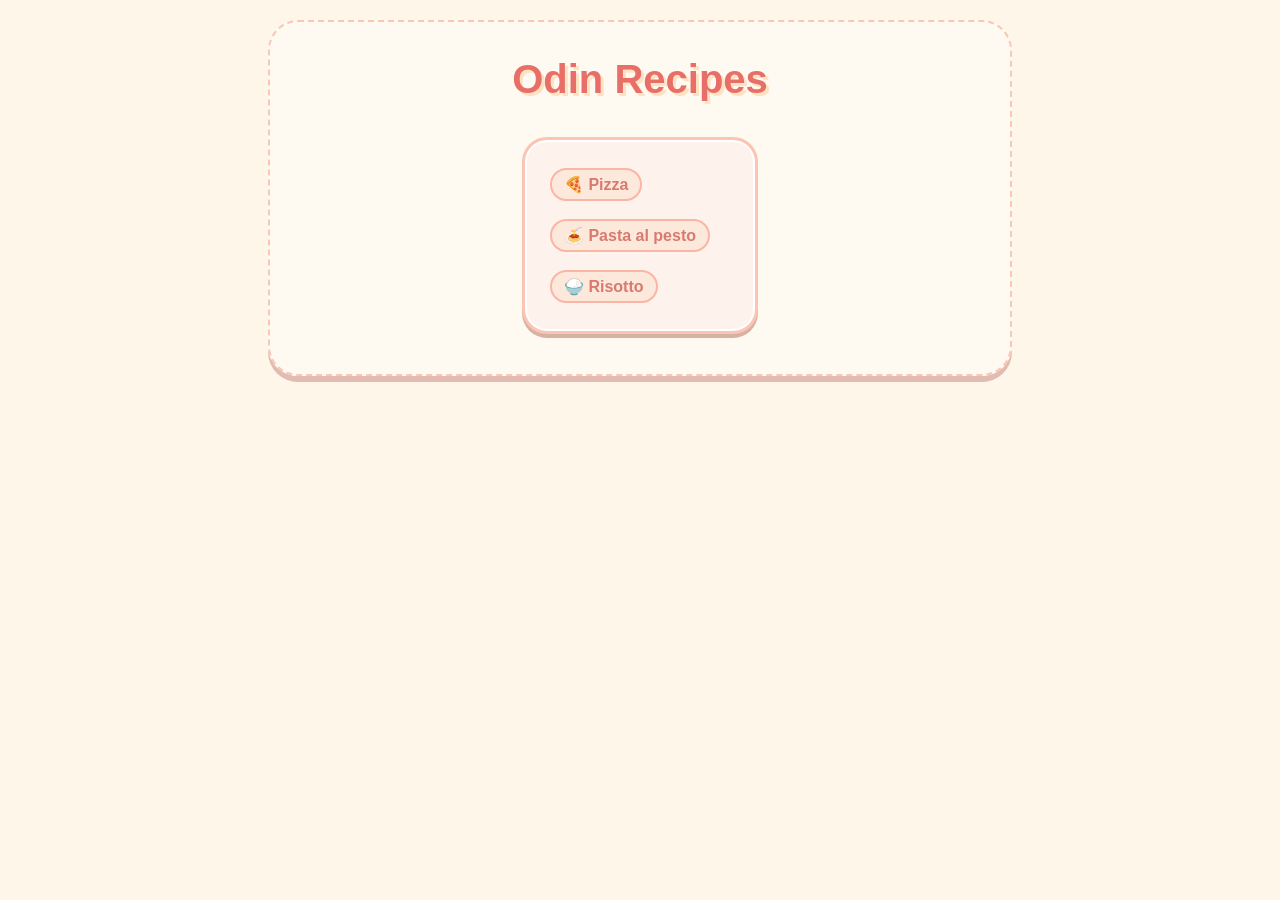
<file: index.html>
<!DOCTYPE html>
<html lang="en">
<head>
    <meta charset="UTF-8">
    <meta name="viewport" content="width=device-width, initial-scale=1.0">
    <title>Index</title>
    <link rel="stylesheet" href="style.css">
</head>
<body>
  <div class="container">
    <h1>Odin Recipes</h1>
    <ul>
      <li><a href="recipes/pizza.html">🍕 Pizza</a></li>
      <li><a href="recipes/pasta-al-pesto.html">🍝 Pasta al pesto</a></li>
      <li><a href="recipes/risotto.html">🍚 Risotto</a></li>
    </ul>
  </div>
</body>
</html>
</file>
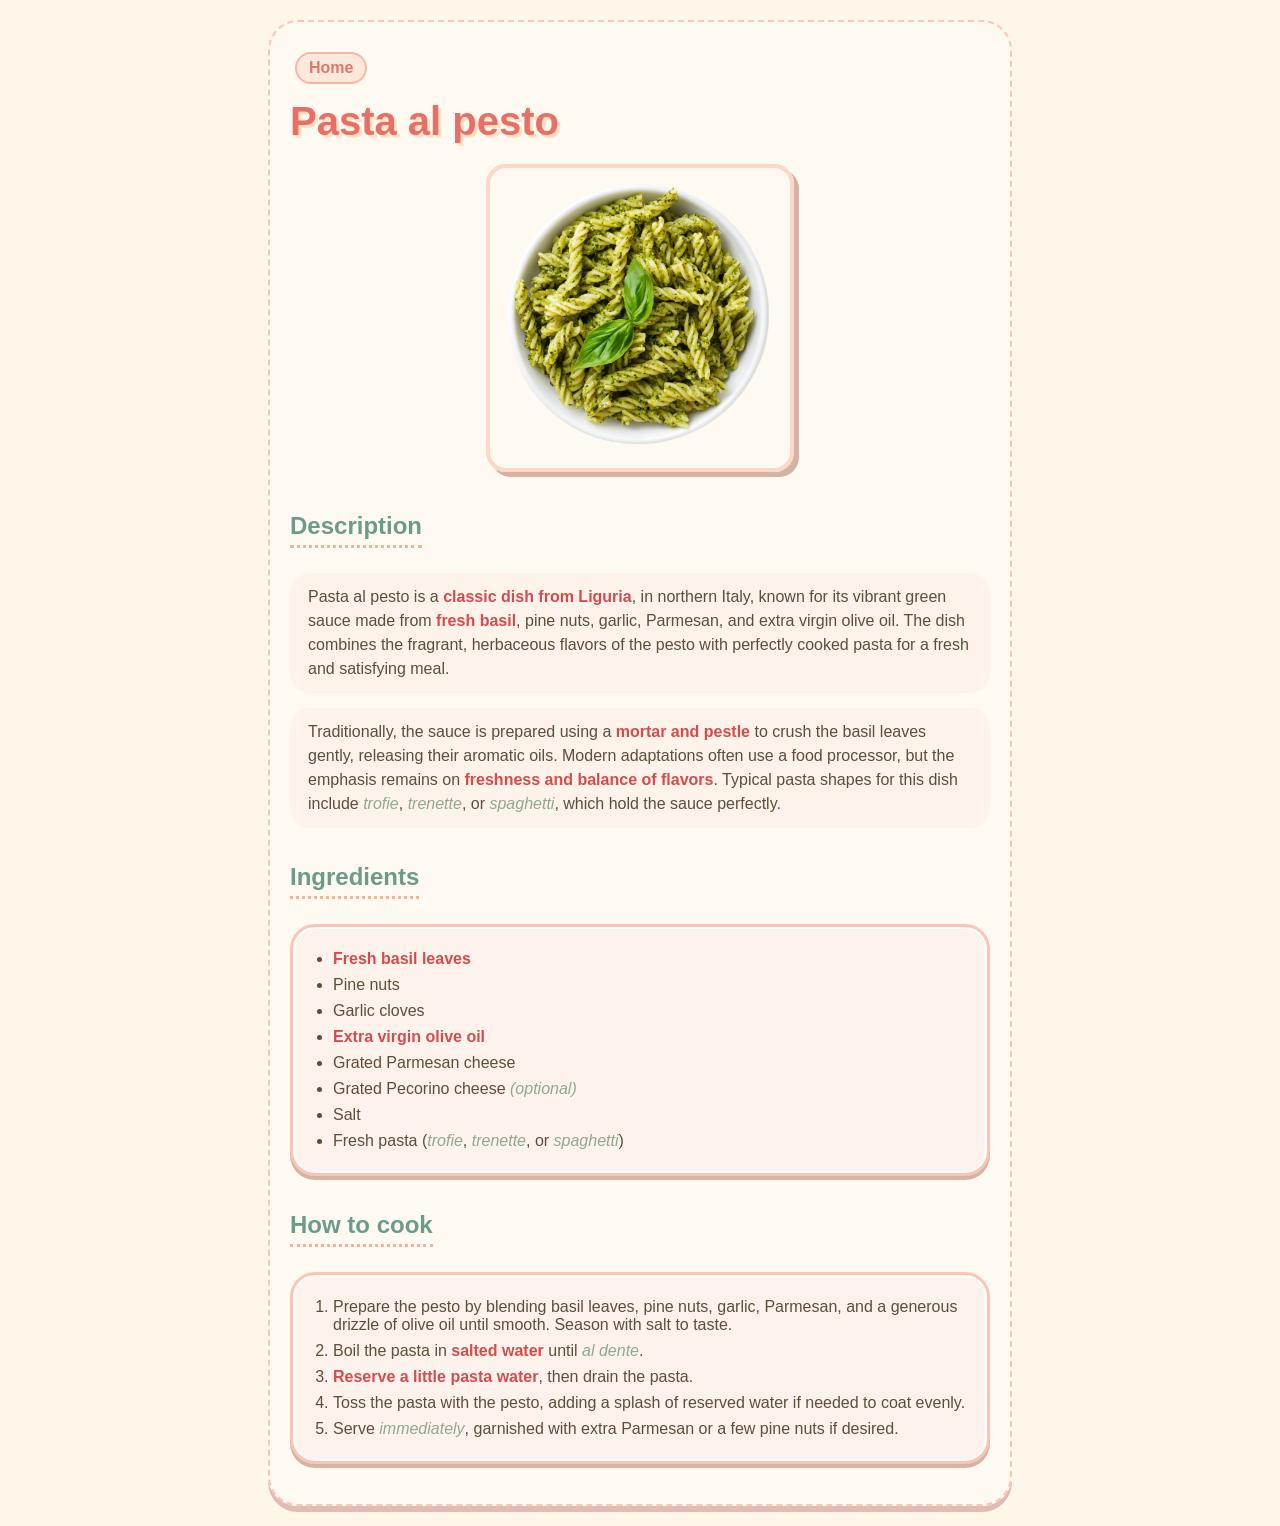
<file: recipes/pasta-al-pesto.html>
<!DOCTYPE html>
<html lang="en">
<head>
    <meta charset="UTF-8">
    <meta name="viewport" content="width=device-width, initial-scale=1.0">
    <title>Pasta al pesto</title>
    <link rel="stylesheet" href="../style.css">
</head>
<body>
    <div class="container recipe-page">
        <a href="../index.html">Home</a>
        <h1>Pasta al pesto</h1>
        <img src="../images/pasta-al-pesto.webp" alt="Fresh pasta with classic Genovese pesto" width="300">
        
        <h2>Description</h2>
        <p>
            Pasta al pesto is a <strong>classic dish from Liguria</strong>, in northern Italy, known for its vibrant green sauce made from <strong>fresh basil</strong>, pine nuts, garlic, Parmesan, and extra virgin olive oil. 
            The dish combines the fragrant, herbaceous flavors of the pesto with perfectly cooked pasta for a fresh and satisfying meal.
        </p>
        <p>
            Traditionally, the sauce is prepared using a <strong>mortar and pestle</strong> to crush the basil leaves gently, releasing their aromatic oils. 
            Modern adaptations often use a food processor, but the emphasis remains on <strong>freshness and balance of flavors</strong>. 
            Typical pasta shapes for this dish include <em>trofie</em>, <em>trenette</em>, or <em>spaghetti</em>, which hold the sauce perfectly.
        </p>
        
        <h2>Ingredients</h2>
        <ul>
            <li><strong>Fresh basil leaves</strong></li>
            <li>Pine nuts</li>
            <li>Garlic cloves</li>
            <li><strong>Extra virgin olive oil</strong></li>
            <li>Grated Parmesan cheese</li>
            <li>Grated Pecorino cheese <em>(optional)</em></li>
            <li>Salt</li>
            <li>Fresh pasta (<em>trofie</em>, <em>trenette</em>, or <em>spaghetti</em>)</li>
        </ul>
        
        <h2>How to cook</h2>
        <ol>
            <li>Prepare the pesto by blending basil leaves, pine nuts, garlic, Parmesan, and a generous drizzle of olive oil until smooth. Season with salt to taste.</li>
            <li>Boil the pasta in <strong>salted water</strong> until <em>al dente</em>.</li>
            <li><strong>Reserve a little pasta water</strong>, then drain the pasta.</li>
            <li>Toss the pasta with the pesto, adding a splash of reserved water if needed to coat evenly.</li>
            <li>Serve <em>immediately</em>, garnished with extra Parmesan or a few pine nuts if desired.</li>
        </ol>
    </div>
</body>
</html>
</file>
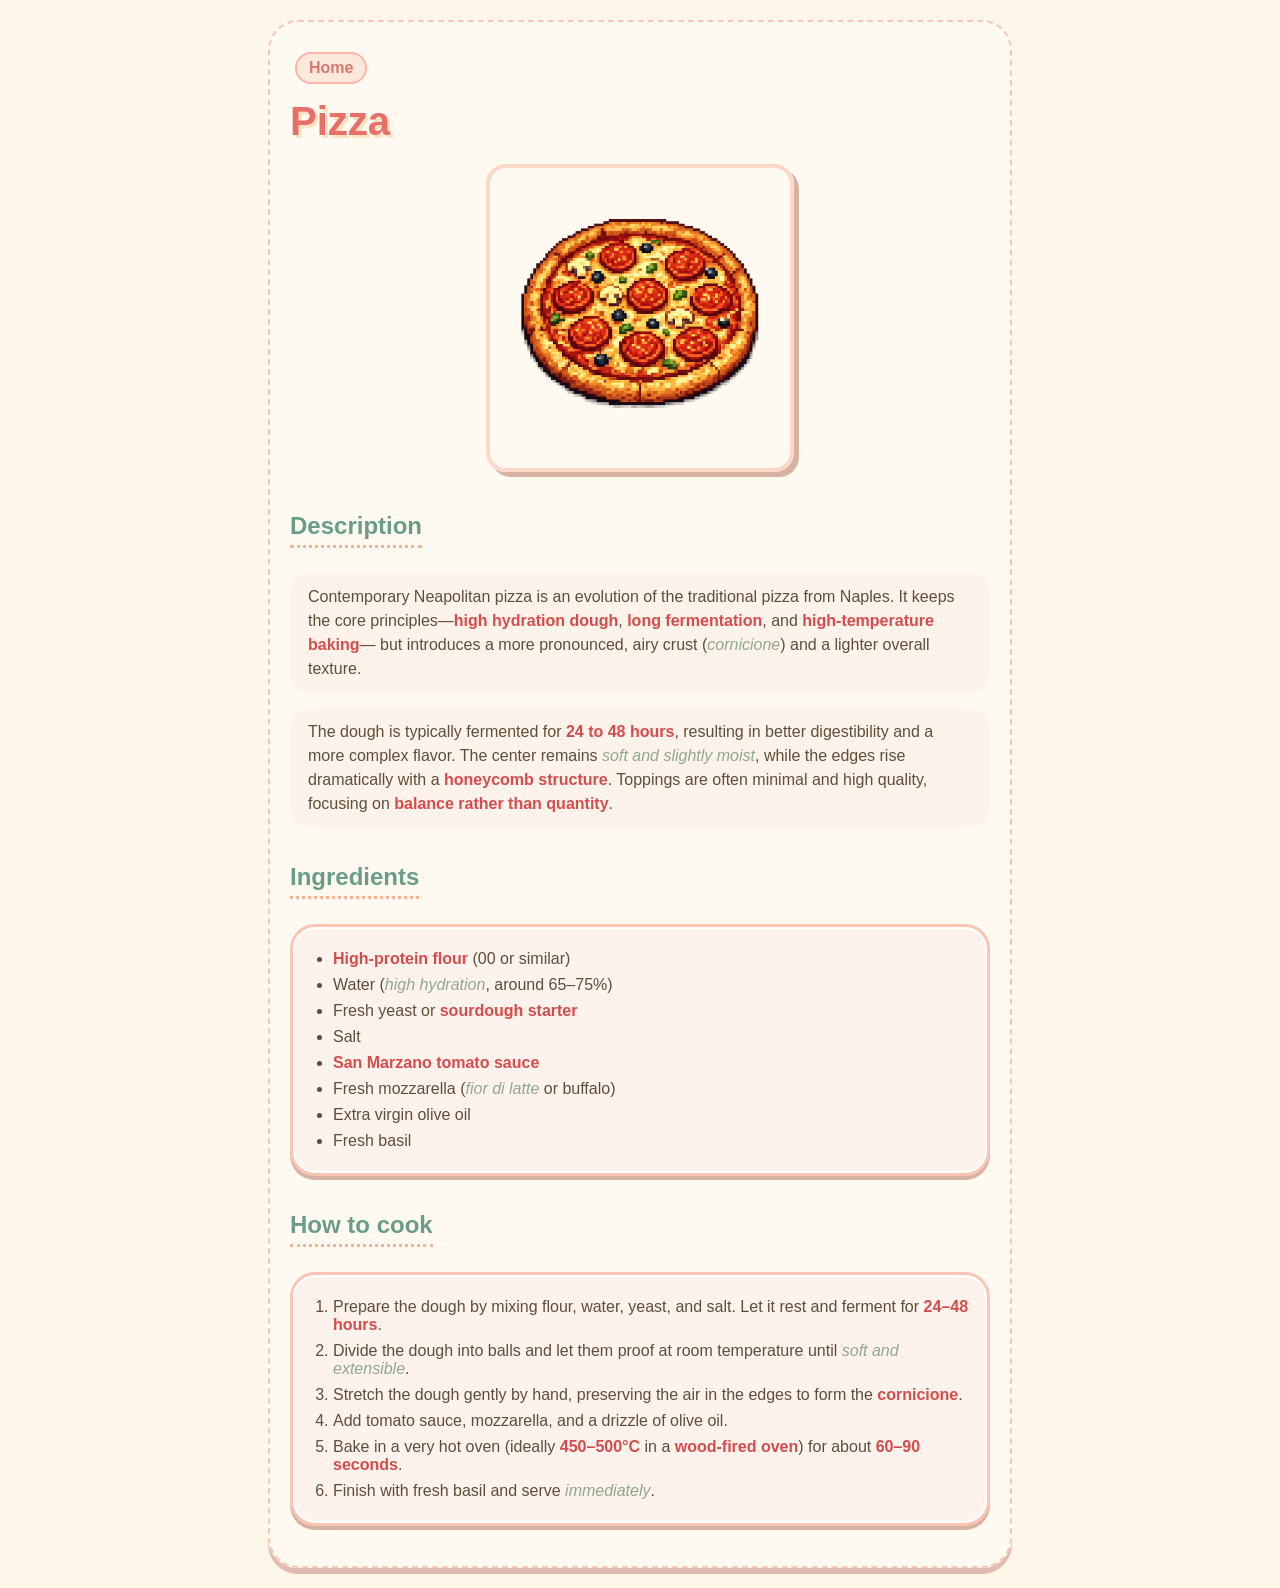
<file: recipes/pizza.html>
<!DOCTYPE html>
<html lang="en">
<head>
    <meta charset="UTF-8">
    <meta name="viewport" content="width=device-width, initial-scale=1.0">
    <title>Pizza</title>
    <link rel="stylesheet" href="../style.css">
</head>
<body>
    <div class="container recipe-page">
        <a href="../index.html">Home</a>
        <h1>Pizza</h1>
        <img src="../images/pizza.png" alt="Contemporary Neapolitan pizza with airy crust and fresh toppings" width="300">
        
        <h2>Description</h2>
        <p>
            Contemporary Neapolitan pizza is an evolution of the traditional pizza from Naples. 
            It keeps the core principles—<strong>high hydration dough</strong>, <strong>long fermentation</strong>, and <strong>high-temperature baking</strong>—
            but introduces a more pronounced, airy crust (<em>cornicione</em>) and a lighter overall texture.
        </p>
        <p>
            The dough is typically fermented for <strong>24 to 48 hours</strong>, resulting in better digestibility and a more complex flavor. 
            The center remains <em>soft and slightly moist</em>, while the edges rise dramatically with a <strong>honeycomb structure</strong>. 
            Toppings are often minimal and high quality, focusing on <strong>balance rather than quantity</strong>.
        </p>
        
        <h2>Ingredients</h2>
        <ul>
            <li><strong>High-protein flour</strong> (00 or similar)</li>
            <li>Water (<em>high hydration</em>, around 65–75%)</li>
            <li>Fresh yeast or <strong>sourdough starter</strong></li>
            <li>Salt</li>
            <li><strong>San Marzano tomato sauce</strong></li>
            <li>Fresh mozzarella (<em>fior di latte</em> or buffalo)</li>
            <li>Extra virgin olive oil</li>
            <li>Fresh basil</li>
        </ul>
        
        <h2>How to cook</h2>
        <ol>
            <li>Prepare the dough by mixing flour, water, yeast, and salt. Let it rest and ferment for <strong>24–48 hours</strong>.</li>
            <li>Divide the dough into balls and let them proof at room temperature until <em>soft and extensible</em>.</li>
            <li>Stretch the dough gently by hand, preserving the air in the edges to form the <strong>cornicione</strong>.</li>
            <li>Add tomato sauce, mozzarella, and a drizzle of olive oil.</li>
            <li>Bake in a very hot oven (ideally <strong>450–500°C</strong> in a <strong>wood-fired oven</strong>) for about <strong>60–90 seconds</strong>.</li>
            <li>Finish with fresh basil and serve <em>immediately</em>.</li>
        </ol>
    </div>
</body>
</html>
</file>
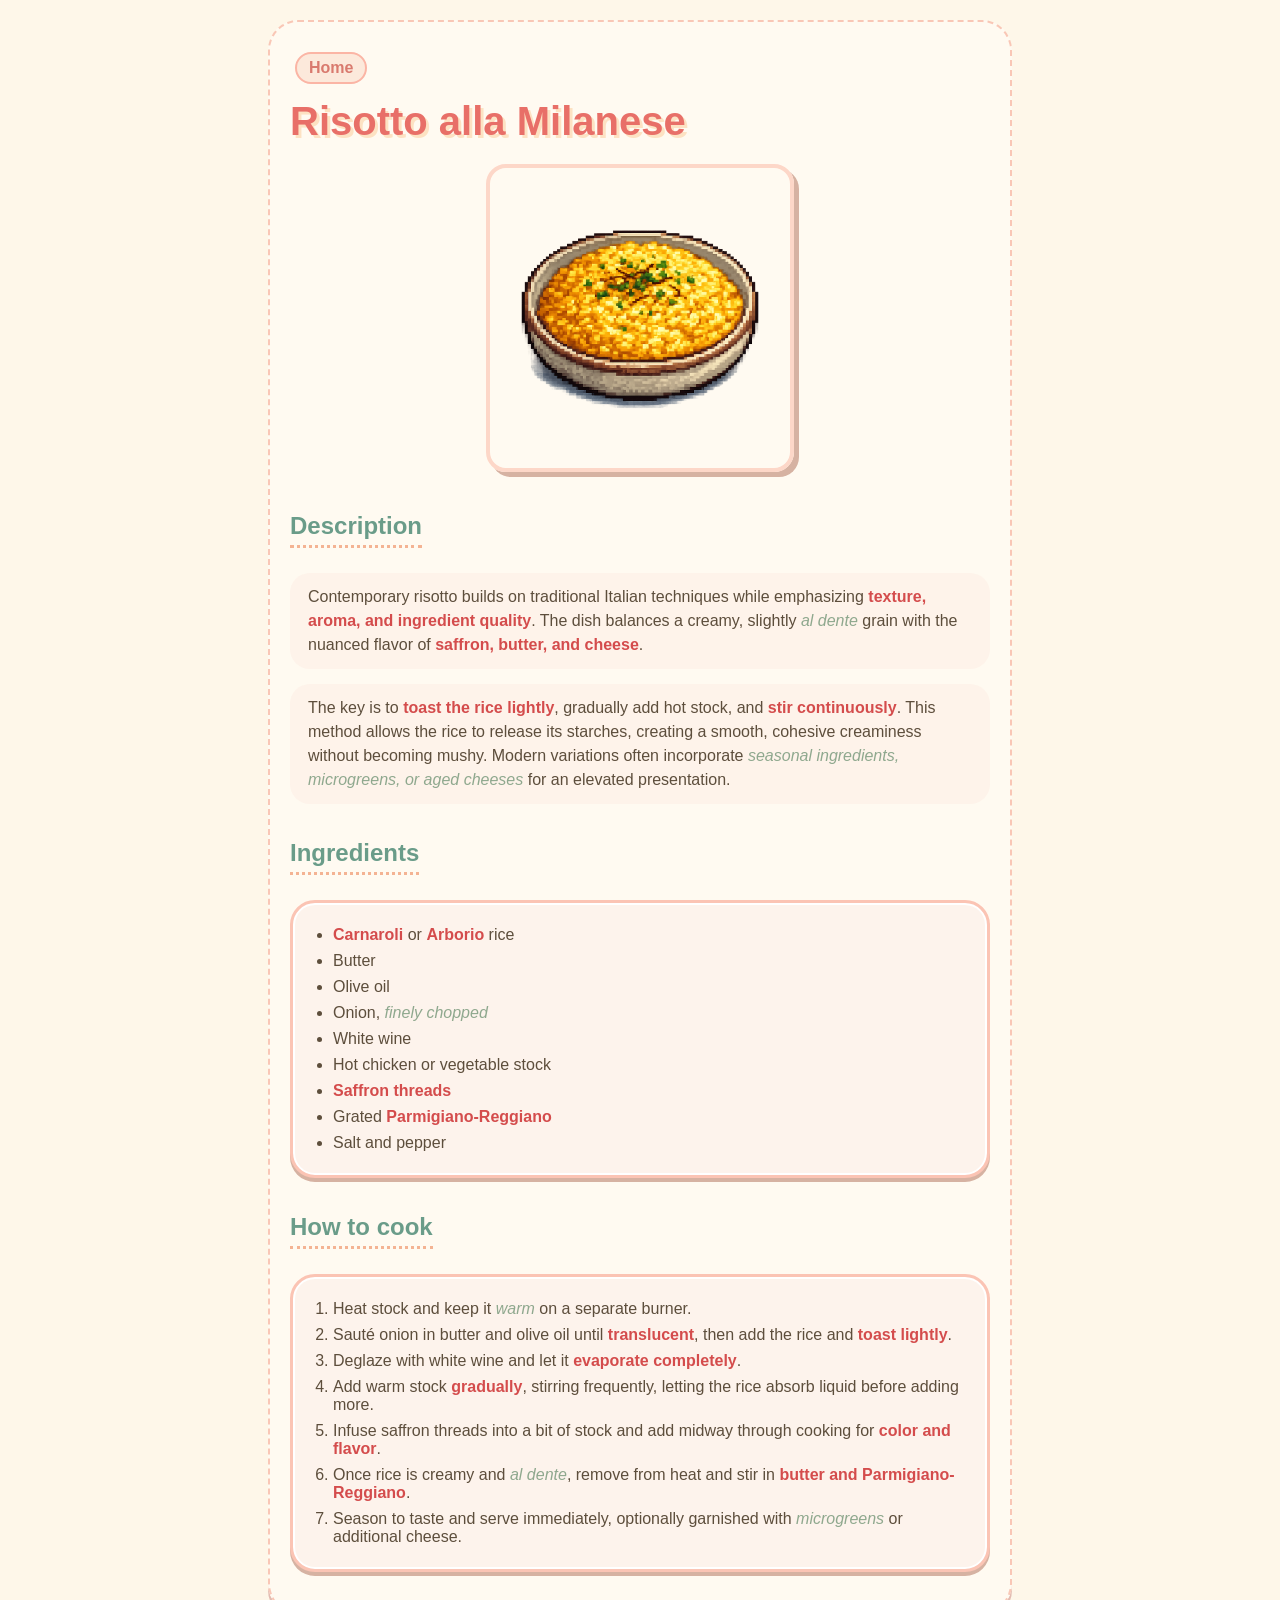
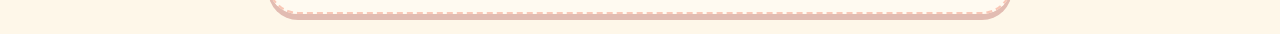
<file: recipes/risotto.html>
<!DOCTYPE html>
<html lang="en">
<head>
    <meta charset="UTF-8">
    <meta name="viewport" content="width=device-width, initial-scale=1.0">
    <title>Risotto alla Milanese</title>
    <link rel="stylesheet" href="../style.css">
</head>
<body>
    <div class="container recipe-page">
        <a href="../index.html">Home</a>
        <h1>Risotto alla Milanese</h1>
        <img src="../images/risotto.png" alt="Creamy saffron risotto with a rich golden color" width="300">
        
        <h2>Description</h2>
        <p>Contemporary risotto builds on traditional Italian techniques while emphasizing <strong>texture, aroma, and ingredient quality</strong>. The dish balances a creamy, slightly <em>al dente</em> grain with the nuanced flavor of <strong>saffron, butter, and cheese</strong>.</p>
        <p>The key is to <strong>toast the rice lightly</strong>, gradually add hot stock, and <strong>stir continuously</strong>. This method allows the rice to release its starches, creating a smooth, cohesive creaminess without becoming mushy. Modern variations often incorporate <em>seasonal ingredients, microgreens, or aged cheeses</em> for an elevated presentation.</p>
        
        <h2>Ingredients</h2>
        <ul>
            <li><strong>Carnaroli</strong> or <strong>Arborio</strong> rice</li>
            <li>Butter</li>
            <li>Olive oil</li>
            <li>Onion, <em>finely chopped</em></li>
            <li>White wine</li>
            <li>Hot chicken or vegetable stock</li>
            <li><strong>Saffron threads</strong></li>
            <li>Grated <strong>Parmigiano-Reggiano</strong></li>
            <li>Salt and pepper</li>
        </ul>
        
        <h2>How to cook</h2>
        <ol>
            <li>Heat stock and keep it <em>warm</em> on a separate burner.</li>
            <li>Sauté onion in butter and olive oil until <strong>translucent</strong>, then add the rice and <strong>toast lightly</strong>.</li>
            <li>Deglaze with white wine and let it <strong>evaporate completely</strong>.</li>
            <li>Add warm stock <strong>gradually</strong>, stirring frequently, letting the rice absorb liquid before adding more.</li>
            <li>Infuse saffron threads into a bit of stock and add midway through cooking for <strong>color and flavor</strong>.</li>
            <li>Once rice is creamy and <em>al dente</em>, remove from heat and stir in <strong>butter and Parmigiano-Reggiano</strong>.</li>
            <li>Season to taste and serve immediately, optionally garnished with <em>microgreens</em> or additional cheese.</li>
        </ol>
    </div>
</body>
</html>
</file>
<file: style.css>
/* =========================================
   VARIABILI COLORI
   ========================================= */
:root {
  --colore-sfondo: #fef7e9;
  --colore-testo: #5d4e3c;
  --colore-contenitore: #fffaf2e6;
  --colore-ombra: #e2bcb2;
  --colore-bordo: #f9c7b6;
  
  --colore-titolo: #e86f68;
  --colore-titolo-ombra: #fde2c3;
  --colore-sottotitolo: #6a9c89;
  --colore-sottotitolo-bordo: #f4b393;
  
  --colore-link: #d97a6e;
  --colore-link-sfondo: #fce9db;
  --colore-link-bordo: #fbb5a5;
  --colore-link-hover-sfondo: #fbb5a5;
  --colore-link-hover-testo: #ffffff;
  
  --colore-paragrafo-sfondo: #fae3d950;
  --colore-lista-sfondo: #fdf3ec;
  --colore-lista-bordo: #fbc4b4;
  --colore-lista-ombra: #d6b2a2;
  
  --colore-immagine-bordo: #fdd7c8;
  --colore-immagine-ombra: #d6b2a2;
  
  --colore-strong: #d44c4c;
  --colore-em: #8fa88e;
}

/* =========================================
   STILI DI BASE
   ========================================= */
body {
  background-color: var(--colore-sfondo);
  font-family: 'Comic Sans MS', 'Chalkboard SE', 'Arial Rounded', sans-serif;
  color: var(--colore-testo);
  margin: 20px;
  text-align: center;
}

/* =========================================
   CONTENITORE PRINCIPALE
   ========================================= */
.container {
  max-width: 700px;
  margin: 0 auto;
  background-color: var(--colore-contenitore);
  padding: 25px 20px;
  border-radius: 30px;
  box-shadow: 0 6px 0 var(--colore-ombra);
  border: 2px dashed var(--colore-bordo);
  text-align: center;
}

.recipe-page {
  text-align: left;
}

/* =========================================
   TITOLI
   ========================================= */
h1 {
  color: var(--colore-titolo);
  font-size: 2.5rem;
  text-shadow: 3px 3px 0 var(--colore-titolo-ombra);
  margin: 10px 0 20px 0;
}

h2 {
  color: var(--colore-sottotitolo);
  border-bottom: 3px dotted var(--colore-sottotitolo-bordo);
  display: inline-block;
  padding-bottom: 5px;
  margin: 20px 0 10px 0;
}

/* =========================================
   IMMAGINI
   ========================================= */
img {
  display: block;
  margin: 20px auto;
  max-width: 300px;
  border-radius: 20px;
  border: 4px solid var(--colore-immagine-bordo);
  box-shadow: 5px 5px 0 var(--colore-immagine-ombra);
}

/* =========================================
   LINK E BOTTONI
   ========================================= */
a {
  color: var(--colore-link);
  text-decoration: none;
  font-weight: bold;
  background-color: var(--colore-link-sfondo);
  padding: 5px 12px;
  border-radius: 40px;
  border: 2px solid var(--colore-link-bordo);
  display: inline-block;
  margin: 5px;
}

a:hover {
  background-color: var(--colore-link-hover-sfondo);
  color: var(--colore-link-hover-testo);
}

/* =========================================
   PARAGRAFI
   ========================================= */
p {
  background-color: var(--colore-paragrafo-sfondo);
  padding: 12px 18px;
  border-radius: 20px;
  margin: 15px 0;
  line-height: 1.5;
}

/* =========================================
   LISTE (INGREDIENTI E PASSAGGI)
   ========================================= */
ul, ol {
  background-color: var(--colore-lista-sfondo);
  border: 3px solid var(--colore-lista-bordo);
  border-radius: 25px;
  padding: 15px 15px 15px 40px;
  margin: 15px 0;
  box-shadow: inset 0 0 0 2px #fff, 0 4px 0 var(--colore-lista-ombra);
}

li {
  margin: 8px 0;
  text-align: left;
}

/* Lista homepage centrata */
.container:not(.recipe-page) > ul {
  display: inline-block;
  text-align: left;
  padding-left: 20px;
  padding-right: 40px;
  list-style: none;
}

/* Liste nelle pagine ricetta */
.recipe-page ul,
.recipe-page ol {
  display: block;
  margin-left: 0;
  margin-right: 0;
  width: auto;
}

/* =========================================
   ELEMENTI INLINE (GRASSETTO E CORSIVO)
   ========================================= */
strong {
  color: var(--colore-strong);
}

em {
  color: var(--colore-em);
}
</file>
